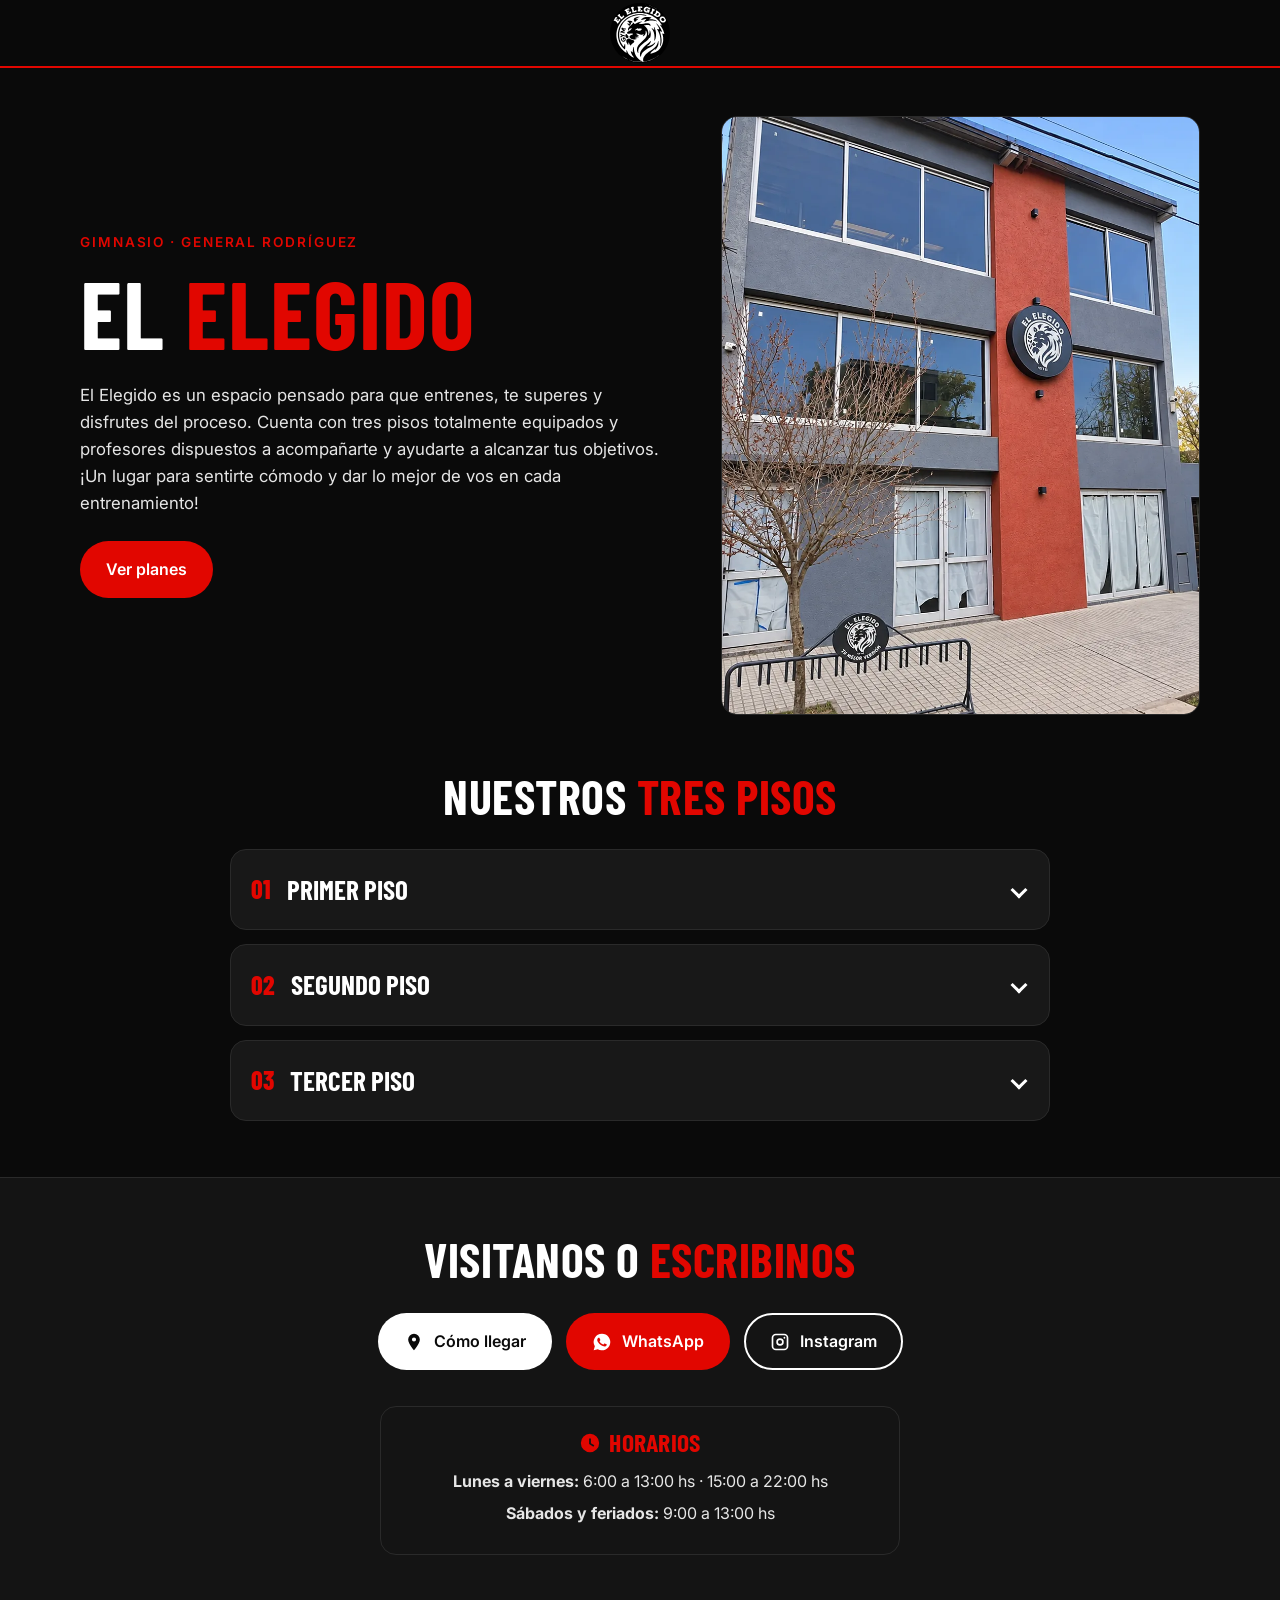
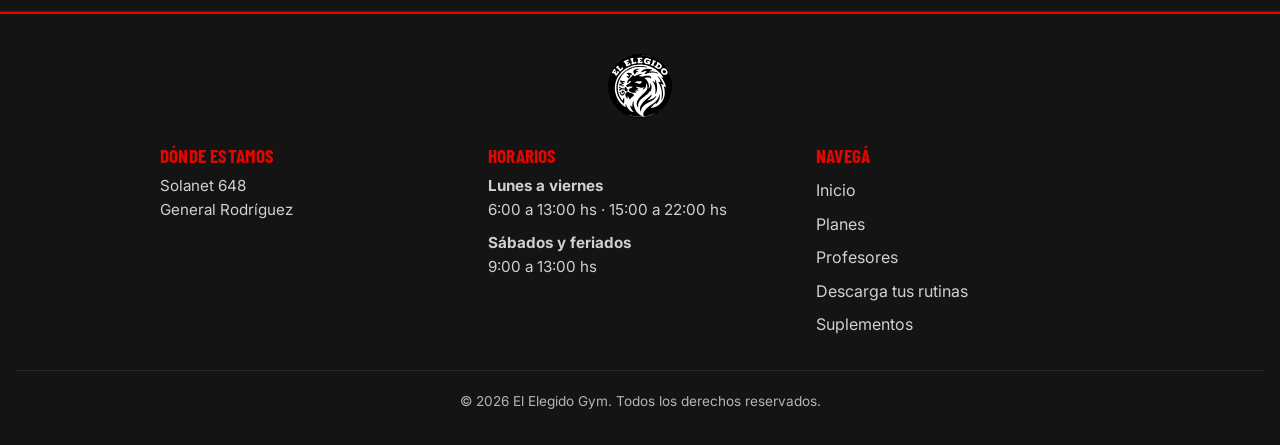
<file: index.html>
<!DOCTYPE html>
<html lang="es">
<head>
  <meta charset="UTF-8">
  <meta name="viewport" content="width=device-width, initial-scale=1">
  <title>El Elegido Gym | Gimnasio en General Rodríguez</title>
  <meta name="description" content="El Elegido: gimnasio de tres pisos totalmente equipados en General Rodríguez, con profesores que te acompañan en cada entrenamiento.">
  <meta name="theme-color" content="#0a0a0a">
  <link rel="icon" type="image/svg+xml" href="assets/img/logo.svg">
  <link rel="preconnect" href="https://fonts.googleapis.com">
  <link rel="preconnect" href="https://fonts.gstatic.com" crossorigin>
  <link rel="stylesheet" href="https://fonts.googleapis.com/css2?family=Barlow+Condensed:wght@600;700;800&family=Inter:wght@400;500;600;700&display=swap">
  <link rel="stylesheet" href="style.css">
</head>
<body>

  <!-- ENCABEZADO (igual en todas las páginas) -->
  <header class="site-header">
    <button class="menu-btn" type="button" aria-label="Abrir menú" aria-expanded="false" aria-controls="menu">
      <span></span><span></span><span></span>
    </button>
    <a class="logo" href="index.html" aria-label="El Elegido Gym - Inicio">
      <img src="assets/img/logo.svg" alt="El Elegido Gym" width="150" height="150">
    </a>
    <span class="header-spacer" aria-hidden="true"></span>
  </header>

  <!-- MENÚ LATERAL -->
  <div class="menu-overlay" hidden></div>
  <nav class="menu" id="menu" aria-label="Navegación principal" aria-hidden="true">
    <button class="menu-close" type="button" aria-label="Cerrar menú">&times;</button>
    <ul>
      <li><a href="planes.html">Planes</a></li>
      <li><a href="profesores.html">Profesores</a></li>
      <li><a href="rutinas.html">Descarga tus rutinas</a></li>
      <li class="menu-divider" aria-hidden="true"><span>Shop</span></li>
      <li><a href="suplementos.html">Suplementos</a></li>
    </ul>
  </nav>

  <main>
    <section class="hero">
      <div class="hero-text">
        <p class="eyebrow">Gimnasio · General Rodríguez</p>
        <h1>El <em>Elegido</em></h1>
        <p class="lead">El Elegido es un espacio pensado para que entrenes, te superes y disfrutes del proceso. Cuenta con tres pisos totalmente equipados y profesores dispuestos a acompañarte y ayudarte a alcanzar tus objetivos. ¡Un lugar para sentirte cómodo y dar lo mejor de vos en cada entrenamiento!</p>
        <a class="btn btn-red" href="planes.html">Ver planes</a>
      </div>
      <div class="hero-img">
        <img src="assets/img/gimnasio.webp" alt="Frente del gimnasio El Elegido" width="941" height="1672" fetchpriority="high">
      </div>
    </section>

    <section class="section container">
      <h2 class="section-title">Nuestros <em>tres pisos</em></h2>
      <div class="floors">
      <details class="floor">
        <summary><span class="floor-num">01</span><span class="floor-title">Primer piso</span><span class="chev" aria-hidden="true"></span></summary>
        <div class="floor-body">
          <img src="assets/img/piso-1.webp" alt="Primer piso del gimnasio El Elegido" width="1000" height="1000" loading="lazy">
          <p>Un espacio equipado con máquinas y mancuernas para trabajar y fortalecer todo el tren superior, adaptando cada ejercicio a tus objetivos.</p>
        </div>
      </details>
      <details class="floor">
        <summary><span class="floor-num">02</span><span class="floor-title">Segundo piso</span><span class="chev" aria-hidden="true"></span></summary>
        <div class="floor-body">
          <img src="assets/img/piso-2.webp" alt="Segundo piso del gimnasio El Elegido" width="1000" height="1000" loading="lazy">
          <p>Encontrá todo lo necesario para entrenar piernas y glúteos, con máquinas especializadas y caminadoras para complementar tu rutina.</p>
        </div>
      </details>
      <details class="floor">
        <summary><span class="floor-num">03</span><span class="floor-title">Tercer piso</span><span class="chev" aria-hidden="true"></span></summary>
        <div class="floor-body">
          <img src="assets/img/piso-3.webp" alt="Tercer piso del gimnasio El Elegido" width="1000" height="1000" loading="lazy">
          <p>Un espacio pensado para moverte, desafiarte y trabajar todo el cuerpo con ejercicios funcionales que mejoran tu fuerza, resistencia y coordinación.</p>
        </div>
      </details>
      </div>
    </section>

    <section class="section contact">
      <div class="container">
        <h2 class="section-title">Visitanos o <em>escribinos</em></h2>
        <div class="contact-btns">
          <a class="btn btn-light" href="https://www.google.com/maps/place/EL+ELEGIDO+GYM/@-34.6060756,-58.9422525,36a,75y,356.55h,81.97t/data=!3m7!1e1!3m5!1sPQHpblQp_OcaXX8tyQhe2g!2e0!6shttps:%2F%2Fstreetviewpixels-pa.clients6.google.com%2Fv1%2Fthumbnail%3Fcb_client%3Dmaps_sv.tactile%26w%3D900%26h%3D600%26pitch%3D8.030576214367485%26panoid%3DPQHpblQp_OcaXX8tyQhe2g%26yaw%3D356.55327418929096!7i16384!8i8192!4m10!1m2!2m1!1sel+elegido!3m6!1s0x95bc8f3be15caf25:0x621863d53a441ecb!8m2!3d-34.605995!4d-58.9422737!15sCgplbCBlbGVnaWRvWgwiCmVsIGVsZWdpZG-SAQNneW2aASNDaFpEU1VoTk1HOW5TMFZKUTBGblNVTkdNbVpITTBobkVBReABAPoBBAgAEDE!16s%2Fg%2F11hdpytwwc?entry=ttu&g_ep=EgoyMDI2MTExMC4wIKXMDSoASAFQAw%3D%3D" target="_blank" rel="noopener noreferrer"><svg viewBox="0 0 24 24" aria-hidden="true"><path d="M12 2a7 7 0 0 0-7 7c0 5.200 7 13 7 13s7-7.800 7-13a7 7 0 0 0-7-7Zm0 9.500A2.500 2.500 0 1 1 14.500 9 2.500 2.500 0 0 1 12 11.500Z"/></svg>Cómo llegar</a>
          <a class="btn btn-wa" href="https://wa.me/5491135781169?text=Hola%21%20queria%20hacer%20una%20consulta" target="_blank" rel="noopener noreferrer"><svg viewBox="0 0 24 24" aria-hidden="true"><path d="M12 2a10 10 0 0 0-8.6 15.1L2 22l5-1.3A10 10 0 1 0 12 2Zm5.2 14.1c-.2.6-1.300 1.200-1.800 1.200-.5.1-1 .2-3.300-.7-2.800-1.100-4.600-4-4.700-4.200-.1-.2-1.100-1.500-1.100-2.800s.7-2 1-2.300c.2-.3.500-.3.700-.3h.5c.2 0 .4 0 .6.500l.8 1.900c.1.200.1.400 0 .5l-.4.600-.3.400c-.1.200-.3.300-.1.600.2.300.8 1.300 1.700 2.100 1.200 1 2.100 1.300 2.400 1.500.3.100.5.100.6-.1l.9-1.100c.2-.3.400-.2.700-.1l1.800.9c.3.100.5.200.5.300.1.200.1.700-.1 1.300Z"/></svg>WhatsApp</a>
          <a class="btn btn-ig" href="https://www.instagram.com/el.elegido.gym" target="_blank" rel="noopener noreferrer"><svg viewBox="0 0 24 24" aria-hidden="true"><path d="M7 2h10a5 5 0 0 1 5 5v10a5 5 0 0 1-5 5H7a5 5 0 0 1-5-5V7a5 5 0 0 1 5-5Zm0 2a3 3 0 0 0-3 3v10a3 3 0 0 0 3 3h10a3 3 0 0 0 3-3V7a3 3 0 0 0-3-3H7Zm5 3.500A4.500 4.500 0 1 1 7.500 12 4.500 4.500 0 0 1 12 7.500Zm0 2A2.500 2.500 0 1 0 14.500 12 2.500 2.500 0 0 0 12 9.500ZM17.300 5.800a1.100 1.100 0 1 1-1.100 1.100 1.100 1.100 0 0 1 1.100-1.100Z"/></svg>Instagram</a>
        </div>
        <div class="hours">
          <h3><svg viewBox="0 0 24 24" aria-hidden="true"><path d="M12 2a10 10 0 1 0 10 10A10 10 0 0 0 12 2Zm1 5v5.300l3.700 2.200-1 1.700L11 13V7h2Z"/></svg>Horarios</h3>
          <p><strong>Lunes a viernes:</strong> 6:00 a 13:00 hs · 15:00 a 22:00 hs</p>
          <p><strong>Sábados y feriados:</strong> 9:00 a 13:00 hs</p>
        </div>
      </div>
    </section>
  </main>

  <!-- PIE DE PÁGINA (igual en todas las páginas) -->
  <footer class="site-footer">
    <a class="footer-logo" href="index.html" aria-label="Inicio"><img src="assets/img/logo.svg" alt="" width="64" height="64" loading="lazy"></a>
    <div class="footer-grid">
      <div>
        <h3>Dónde estamos</h3>
        <p>Solanet 648<br>General Rodríguez</p>
      </div>
      <div>
        <h3>Horarios</h3>
        <p><strong>Lunes a viernes</strong><br>6:00 a 13:00 hs · 15:00 a 22:00 hs</p>
        <p><strong>Sábados y feriados</strong><br>9:00 a 13:00 hs</p>
      </div>
      <div>
        <h3>Navegá</h3>
        <ul class="footer-links">
          <li><a href="index.html">Inicio</a></li>
          <li><a href="planes.html">Planes</a></li>
          <li><a href="profesores.html">Profesores</a></li>
          <li><a href="rutinas.html">Descarga tus rutinas</a></li>
          <li><a href="suplementos.html">Suplementos</a></li>
        </ul>
      </div>
    </div>
    <p class="copy">&copy; <span data-year>2026</span> El Elegido Gym. Todos los derechos reservados.</p>
  </footer>

  <script src="script.js"></script>
</body>
</html>
</file>
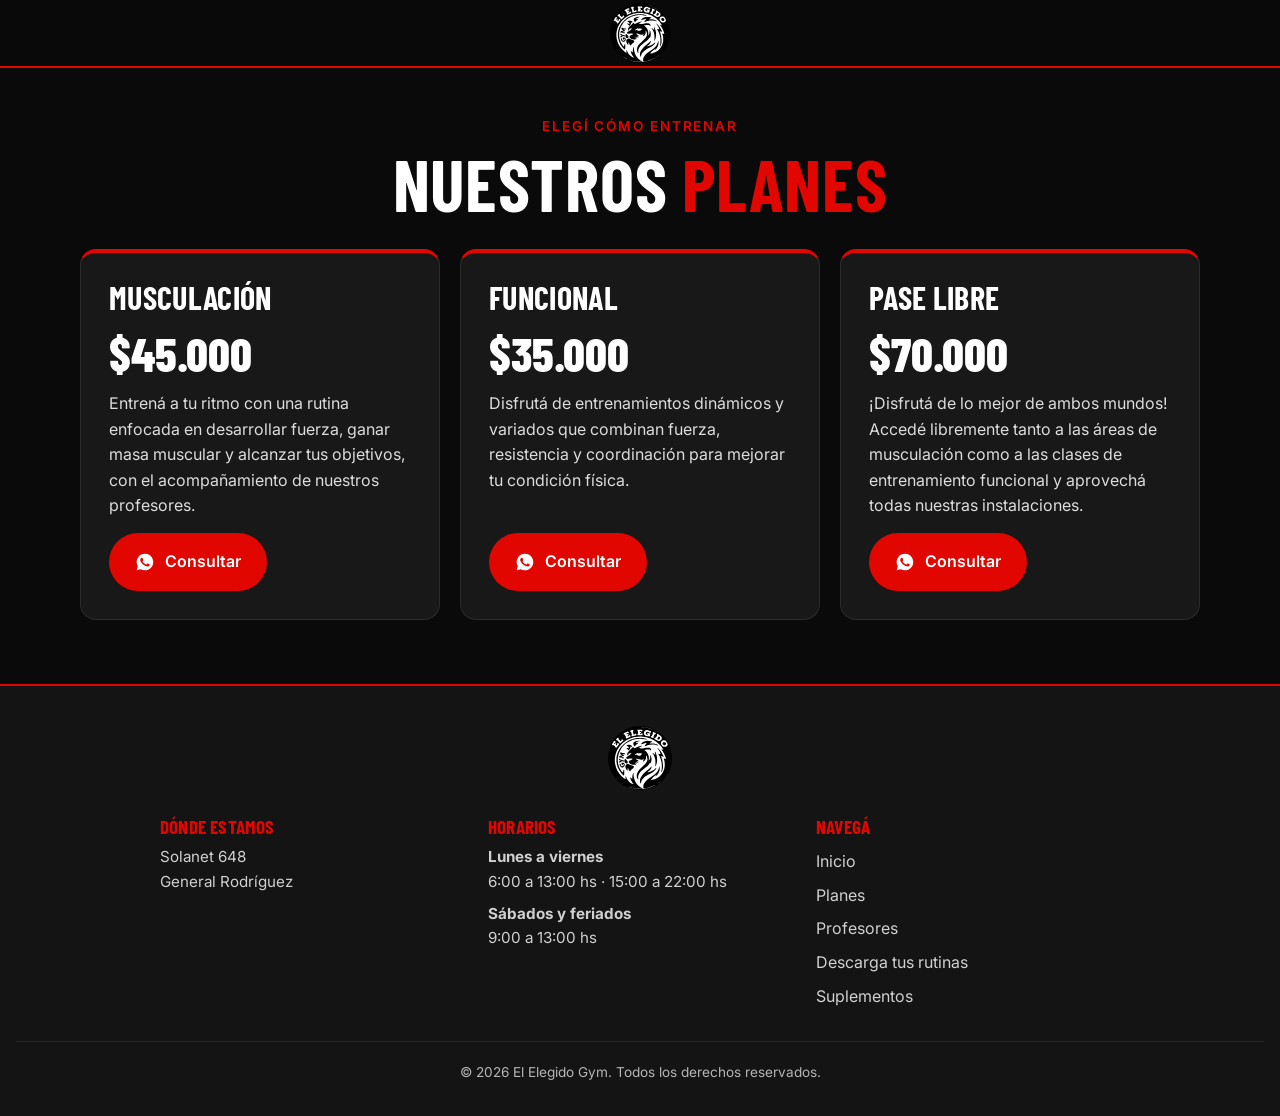
<file: planes.html>
<!DOCTYPE html>
<html lang="es">
<head>
  <meta charset="UTF-8">
  <meta name="viewport" content="width=device-width, initial-scale=1">
  <title>Planes | El Elegido Gym</title>
  <meta name="description" content="Planes de Musculación, Funcional y Pase libre en El Elegido Gym, General Rodríguez.">
  <meta name="theme-color" content="#0a0a0a">
  <link rel="icon" type="image/svg+xml" href="assets/img/logo.svg">
  <link rel="preconnect" href="https://fonts.googleapis.com">
  <link rel="preconnect" href="https://fonts.gstatic.com" crossorigin>
  <link rel="stylesheet" href="https://fonts.googleapis.com/css2?family=Barlow+Condensed:wght@600;700;800&family=Inter:wght@400;500;600;700&display=swap">
  <link rel="stylesheet" href="style.css">
</head>
<body>

  <!-- ENCABEZADO (igual en todas las páginas) -->
  <header class="site-header">
    <button class="menu-btn" type="button" aria-label="Abrir menú" aria-expanded="false" aria-controls="menu">
      <span></span><span></span><span></span>
    </button>
    <a class="logo" href="index.html" aria-label="El Elegido Gym - Inicio">
      <img src="assets/img/logo.svg" alt="El Elegido Gym" width="150" height="150">
    </a>
    <span class="header-spacer" aria-hidden="true"></span>
  </header>

  <!-- MENÚ LATERAL -->
  <div class="menu-overlay" hidden></div>
  <nav class="menu" id="menu" aria-label="Navegación principal" aria-hidden="true">
    <button class="menu-close" type="button" aria-label="Cerrar menú">&times;</button>
    <ul>
      <li><a href="planes.html" aria-current="page">Planes</a></li>
      <li><a href="profesores.html">Profesores</a></li>
      <li><a href="rutinas.html">Descarga tus rutinas</a></li>
      <li class="menu-divider" aria-hidden="true"><span>Shop</span></li>
      <li><a href="suplementos.html">Suplementos</a></li>
    </ul>
  </nav>

  <main>
    <section class="page-head">
      <p class="eyebrow">Elegí cómo entrenar</p>
      <h1>Nuestros <em>planes</em></h1>
    </section>
    <section class="container cards cards-3">
      <article class="card plan">
        <h2>Musculación</h2>
        <p class="price">$45.000</p>
        <p>Entrená a tu ritmo con una rutina enfocada en desarrollar fuerza, ganar masa muscular y alcanzar tus objetivos, con el acompañamiento de nuestros profesores.</p>
        <a class="btn btn-wa" href="https://wa.me/5491135781169?text=Hola%21%20queria%20consultar%20sobre%20el%20plan%20de%20musculacion" target="_blank" rel="noopener noreferrer"><svg viewBox="0 0 24 24" aria-hidden="true"><path d="M12 2a10 10 0 0 0-8.6 15.1L2 22l5-1.3A10 10 0 1 0 12 2Zm5.2 14.1c-.2.6-1.300 1.200-1.800 1.200-.5.1-1 .2-3.300-.7-2.800-1.100-4.600-4-4.700-4.200-.1-.2-1.100-1.500-1.100-2.800s.7-2 1-2.300c.2-.3.500-.3.700-.3h.5c.2 0 .4 0 .6.500l.8 1.900c.1.200.1.400 0 .5l-.4.600-.3.400c-.1.200-.3.300-.1.600.2.300.8 1.300 1.700 2.100 1.200 1 2.100 1.300 2.400 1.500.3.100.5.100.6-.1l.9-1.100c.2-.3.400-.2.700-.1l1.800.9c.3.100.5.200.5.300.1.200.1.700-.1 1.300Z"/></svg>Consultar</a>
      </article>
      <article class="card plan">
        <h2>Funcional</h2>
        <p class="price">$35.000</p>
        <p>Disfrutá de entrenamientos dinámicos y variados que combinan fuerza, resistencia y coordinación para mejorar tu condición física.</p>
        <a class="btn btn-wa" href="https://wa.me/5491135781169?text=Hola%21%20queria%20consultar%20sobre%20el%20plan%20de%20funcional" target="_blank" rel="noopener noreferrer"><svg viewBox="0 0 24 24" aria-hidden="true"><path d="M12 2a10 10 0 0 0-8.6 15.1L2 22l5-1.3A10 10 0 1 0 12 2Zm5.2 14.1c-.2.6-1.300 1.200-1.800 1.200-.5.1-1 .2-3.300-.7-2.800-1.100-4.600-4-4.700-4.200-.1-.2-1.100-1.500-1.100-2.800s.7-2 1-2.300c.2-.3.500-.3.700-.3h.5c.2 0 .4 0 .6.500l.8 1.900c.1.200.1.400 0 .5l-.4.600-.3.400c-.1.200-.3.300-.1.600.2.300.8 1.300 1.700 2.100 1.200 1 2.100 1.300 2.400 1.500.3.100.5.100.6-.1l.9-1.100c.2-.3.400-.2.700-.1l1.800.9c.3.100.5.200.5.300.1.200.1.700-.1 1.300Z"/></svg>Consultar</a>
      </article>
      <article class="card plan">
        <h2>Pase libre</h2>
        <p class="price">$70.000</p>
        <p>¡Disfrutá de lo mejor de ambos mundos! Accedé libremente tanto a las áreas de musculación como a las clases de entrenamiento funcional y aprovechá todas nuestras instalaciones.</p>
        <a class="btn btn-wa" href="https://wa.me/5491135781169?text=Hola%21%20queria%20consultar%20sobre%20el%20pase%20libre" target="_blank" rel="noopener noreferrer"><svg viewBox="0 0 24 24" aria-hidden="true"><path d="M12 2a10 10 0 0 0-8.6 15.1L2 22l5-1.3A10 10 0 1 0 12 2Zm5.2 14.1c-.2.6-1.300 1.200-1.800 1.200-.5.1-1 .2-3.300-.7-2.800-1.100-4.600-4-4.700-4.200-.1-.2-1.100-1.500-1.100-2.800s.7-2 1-2.300c.2-.3.500-.3.700-.3h.5c.2 0 .4 0 .6.500l.8 1.900c.1.200.1.400 0 .5l-.4.600-.3.400c-.1.200-.3.300-.1.600.2.300.8 1.300 1.700 2.100 1.200 1 2.100 1.300 2.400 1.500.3.100.5.100.6-.1l.9-1.100c.2-.3.400-.2.700-.1l1.800.9c.3.100.5.200.5.300.1.200.1.700-.1 1.300Z"/></svg>Consultar</a>
      </article>
    </section>
  </main>

  <!-- PIE DE PÁGINA (igual en todas las páginas) -->
  <footer class="site-footer">
    <a class="footer-logo" href="index.html" aria-label="Inicio"><img src="assets/img/logo.svg" alt="" width="64" height="64" loading="lazy"></a>
    <div class="footer-grid">
      <div>
        <h3>Dónde estamos</h3>
        <p>Solanet 648<br>General Rodríguez</p>
      </div>
      <div>
        <h3>Horarios</h3>
        <p><strong>Lunes a viernes</strong><br>6:00 a 13:00 hs · 15:00 a 22:00 hs</p>
        <p><strong>Sábados y feriados</strong><br>9:00 a 13:00 hs</p>
      </div>
      <div>
        <h3>Navegá</h3>
        <ul class="footer-links">
          <li><a href="index.html">Inicio</a></li>
          <li><a href="planes.html">Planes</a></li>
          <li><a href="profesores.html">Profesores</a></li>
          <li><a href="rutinas.html">Descarga tus rutinas</a></li>
          <li><a href="suplementos.html">Suplementos</a></li>
        </ul>
      </div>
    </div>
    <p class="copy">&copy; <span data-year>2026</span> El Elegido Gym. Todos los derechos reservados.</p>
  </footer>

  <script src="script.js"></script>
</body>
</html>
</file>
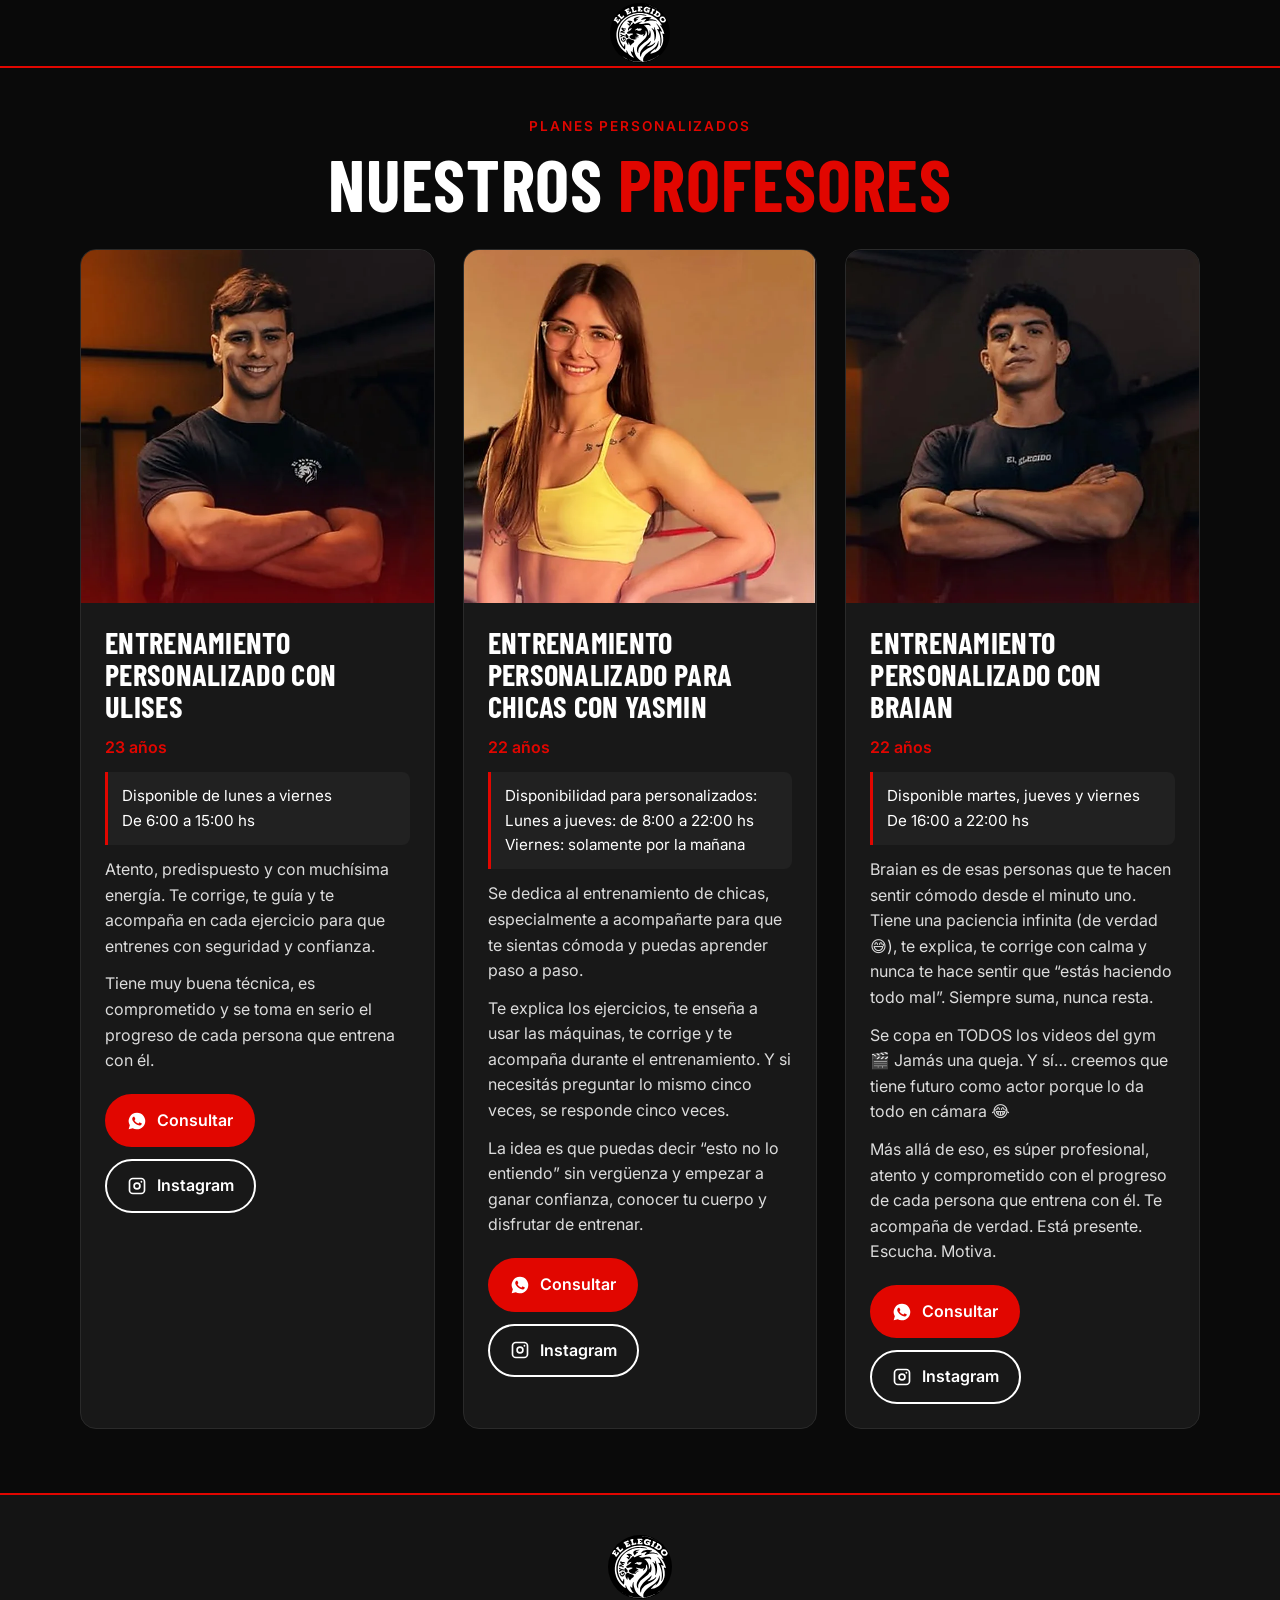
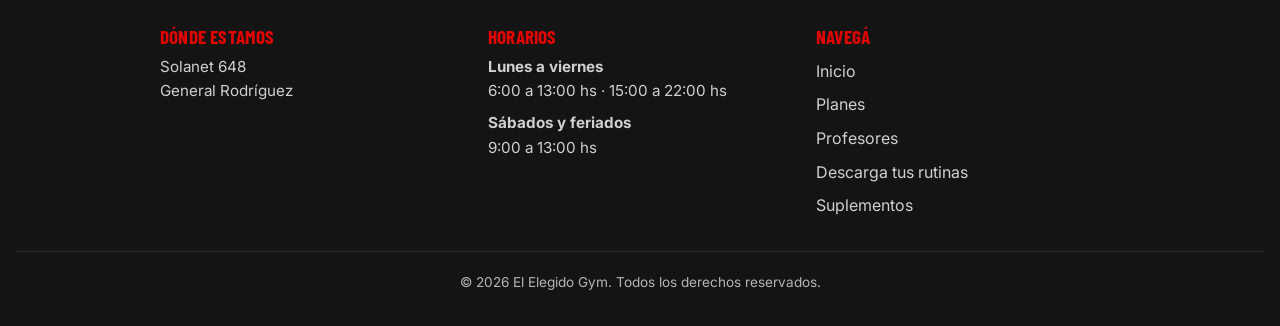
<file: profesores.html>
<!DOCTYPE html>
<html lang="es">
<head>
  <meta charset="UTF-8">
  <meta name="viewport" content="width=device-width, initial-scale=1">
  <title>Profesores | El Elegido Gym</title>
  <meta name="description" content="Conocé a los profesores de El Elegido Gym y consultá por entrenamientos personalizados.">
  <meta name="theme-color" content="#0a0a0a">
  <link rel="icon" type="image/svg+xml" href="assets/img/logo.svg">
  <link rel="preconnect" href="https://fonts.googleapis.com">
  <link rel="preconnect" href="https://fonts.gstatic.com" crossorigin>
  <link rel="stylesheet" href="https://fonts.googleapis.com/css2?family=Barlow+Condensed:wght@600;700;800&family=Inter:wght@400;500;600;700&display=swap">
  <link rel="stylesheet" href="style.css">
</head>
<body>

  <!-- ENCABEZADO (igual en todas las páginas) -->
  <header class="site-header">
    <button class="menu-btn" type="button" aria-label="Abrir menú" aria-expanded="false" aria-controls="menu">
      <span></span><span></span><span></span>
    </button>
    <a class="logo" href="index.html" aria-label="El Elegido Gym - Inicio">
      <img src="assets/img/logo.svg" alt="El Elegido Gym" width="150" height="150">
    </a>
    <span class="header-spacer" aria-hidden="true"></span>
  </header>

  <!-- MENÚ LATERAL -->
  <div class="menu-overlay" hidden></div>
  <nav class="menu" id="menu" aria-label="Navegación principal" aria-hidden="true">
    <button class="menu-close" type="button" aria-label="Cerrar menú">&times;</button>
    <ul>
      <li><a href="planes.html">Planes</a></li>
      <li><a href="profesores.html" aria-current="page">Profesores</a></li>
      <li><a href="rutinas.html">Descarga tus rutinas</a></li>
      <li class="menu-divider" aria-hidden="true"><span>Shop</span></li>
      <li><a href="suplementos.html">Suplementos</a></li>
    </ul>
  </nav>

  <main>
    <section class="page-head">
      <p class="eyebrow">Planes personalizados</p>
      <h1>Nuestros <em>profesores</em></h1>
    </section>
    <section class="container cards cards-prof">
      <article class="card prof">
        <img class="prof-img" src="assets/img/ulises.webp" alt="Foto de Ulises, profesor de El Elegido" width="640" height="640" loading="lazy">
        <div class="prof-body">
          <h2>Entrenamiento personalizado con Ulises</h2>
          <p class="age">23 años</p>
          <ul class="sched"><li>Disponible de lunes a viernes</li><li>De 6:00 a 15:00 hs</li></ul>
          <p>Atento, predispuesto y con muchísima energía. Te corrige, te guía y te acompaña en cada ejercicio para que entrenes con seguridad y confianza.</p><p>Tiene muy buena técnica, es comprometido y se toma en serio el progreso de cada persona que entrena con él.</p>
          <div class="btn-row">
            <a class="btn btn-wa" href="https://wa.me/5491154739628?text=Hola%20ulises%21%20queria%20consultarte%20acerca%20de%20tus%20clases%20personalizadas" target="_blank" rel="noopener noreferrer"><svg viewBox="0 0 24 24" aria-hidden="true"><path d="M12 2a10 10 0 0 0-8.6 15.1L2 22l5-1.3A10 10 0 1 0 12 2Zm5.2 14.1c-.2.6-1.300 1.200-1.800 1.200-.5.1-1 .2-3.300-.7-2.800-1.100-4.600-4-4.700-4.200-.1-.2-1.100-1.500-1.100-2.800s.7-2 1-2.300c.2-.3.500-.3.700-.3h.5c.2 0 .4 0 .6.500l.8 1.900c.1.200.1.400 0 .5l-.4.600-.3.400c-.1.200-.3.300-.1.600.2.300.8 1.300 1.700 2.100 1.200 1 2.100 1.300 2.400 1.500.3.100.5.100.6-.1l.9-1.100c.2-.3.400-.2.700-.1l1.800.9c.3.100.5.200.5.300.1.200.1.700-.1 1.300Z"/></svg>Consultar</a>
            <a class="btn btn-ig" href="https://www.instagram.com/ulices_hepnar" target="_blank" rel="noopener noreferrer"><svg viewBox="0 0 24 24" aria-hidden="true"><path d="M7 2h10a5 5 0 0 1 5 5v10a5 5 0 0 1-5 5H7a5 5 0 0 1-5-5V7a5 5 0 0 1 5-5Zm0 2a3 3 0 0 0-3 3v10a3 3 0 0 0 3 3h10a3 3 0 0 0 3-3V7a3 3 0 0 0-3-3H7Zm5 3.500A4.500 4.500 0 1 1 7.500 12 4.500 4.500 0 0 1 12 7.500Zm0 2A2.500 2.500 0 1 0 14.500 12 2.500 2.500 0 0 0 12 9.500ZM17.300 5.800a1.100 1.100 0 1 1-1.100 1.100 1.100 1.100 0 0 1 1.100-1.100Z"/></svg>Instagram</a>
          </div>
        </div>
      </article>
      <article class="card prof">
        <img class="prof-img" src="assets/img/yasmin.webp" alt="Foto de Yasmin, profesor de El Elegido" width="640" height="674" loading="lazy">
        <div class="prof-body">
          <h2>Entrenamiento personalizado para chicas con Yasmin</h2>
          <p class="age">22 años</p>
          <ul class="sched"><li>Disponibilidad para personalizados:</li><li>Lunes a jueves: de 8:00 a 22:00 hs</li><li>Viernes: solamente por la mañana</li></ul>
          <p>Se dedica al entrenamiento de chicas, especialmente a acompañarte para que te sientas cómoda y puedas aprender paso a paso.</p><p>Te explica los ejercicios, te enseña a usar las máquinas, te corrige y te acompaña durante el entrenamiento. Y si necesitás preguntar lo mismo cinco veces, se responde cinco veces.</p><p>La idea es que puedas decir “esto no lo entiendo” sin vergüenza y empezar a ganar confianza, conocer tu cuerpo y disfrutar de entrenar.</p>
          <div class="btn-row">
            <a class="btn btn-wa" href="https://wa.me/5491130577205?text=Hola%20yasmin%21%20queria%20consultarte%20acerca%20de%20tus%20clases%20personalizadas" target="_blank" rel="noopener noreferrer"><svg viewBox="0 0 24 24" aria-hidden="true"><path d="M12 2a10 10 0 0 0-8.6 15.1L2 22l5-1.3A10 10 0 1 0 12 2Zm5.2 14.1c-.2.6-1.300 1.200-1.800 1.200-.5.1-1 .2-3.300-.7-2.800-1.100-4.600-4-4.700-4.200-.1-.2-1.100-1.500-1.100-2.800s.7-2 1-2.300c.2-.3.500-.3.700-.3h.5c.2 0 .4 0 .6.500l.8 1.900c.1.200.1.400 0 .5l-.4.600-.3.400c-.1.200-.3.300-.1.600.2.300.8 1.300 1.700 2.100 1.200 1 2.100 1.300 2.400 1.500.3.100.5.100.6-.1l.9-1.100c.2-.3.400-.2.700-.1l1.800.9c.3.100.5.200.5.300.1.200.1.700-.1 1.300Z"/></svg>Consultar</a>
            <a class="btn btn-ig" href="https://www.instagram.com/yasbarbeito" target="_blank" rel="noopener noreferrer"><svg viewBox="0 0 24 24" aria-hidden="true"><path d="M7 2h10a5 5 0 0 1 5 5v10a5 5 0 0 1-5 5H7a5 5 0 0 1-5-5V7a5 5 0 0 1 5-5Zm0 2a3 3 0 0 0-3 3v10a3 3 0 0 0 3 3h10a3 3 0 0 0 3-3V7a3 3 0 0 0-3-3H7Zm5 3.500A4.500 4.500 0 1 1 7.500 12 4.500 4.500 0 0 1 12 7.500Zm0 2A2.500 2.500 0 1 0 14.500 12 2.500 2.500 0 0 0 12 9.500ZM17.300 5.800a1.100 1.100 0 1 1-1.100 1.100 1.100 1.100 0 0 1 1.100-1.100Z"/></svg>Instagram</a>
          </div>
        </div>
      </article>
      <article class="card prof">
        <img class="prof-img" src="assets/img/braian.webp" alt="Foto de Braian, profesor de El Elegido" width="640" height="640" loading="lazy">
        <div class="prof-body">
          <h2>Entrenamiento personalizado con Braian</h2>
          <p class="age">22 años</p>
          <ul class="sched"><li>Disponible martes, jueves y viernes</li><li>De 16:00 a 22:00 hs</li></ul>
          <p>Braian es de esas personas que te hacen sentir cómodo desde el minuto uno. Tiene una paciencia infinita (de verdad 😅), te explica, te corrige con calma y nunca te hace sentir que “estás haciendo todo mal”. Siempre suma, nunca resta.</p><p>Se copa en TODOS los videos del gym 🎬 Jamás una queja. Y sí… creemos que tiene futuro como actor porque lo da todo en cámara 😂</p><p>Más allá de eso, es súper profesional, atento y comprometido con el progreso de cada persona que entrena con él. Te acompaña de verdad. Está presente. Escucha. Motiva.</p>
          <div class="btn-row">
            <a class="btn btn-wa" href="https://wa.me/5491124703001?text=Hola%20Braian%21%20queria%20consultarte%20acerca%20de%20tus%20clases%20personalizadas" target="_blank" rel="noopener noreferrer"><svg viewBox="0 0 24 24" aria-hidden="true"><path d="M12 2a10 10 0 0 0-8.6 15.1L2 22l5-1.3A10 10 0 1 0 12 2Zm5.2 14.1c-.2.6-1.300 1.200-1.800 1.200-.5.1-1 .2-3.300-.7-2.800-1.100-4.600-4-4.700-4.200-.1-.2-1.100-1.500-1.100-2.800s.7-2 1-2.300c.2-.3.500-.3.700-.3h.5c.2 0 .4 0 .6.500l.8 1.900c.1.200.1.400 0 .5l-.4.600-.3.400c-.1.200-.3.300-.1.600.2.300.8 1.300 1.700 2.100 1.200 1 2.100 1.300 2.400 1.500.3.100.5.100.6-.1l.9-1.100c.2-.3.400-.2.700-.1l1.800.9c.3.100.5.200.5.300.1.200.1.700-.1 1.300Z"/></svg>Consultar</a>
            <a class="btn btn-ig" href="https://www.instagram.com/braian_holzmaister" target="_blank" rel="noopener noreferrer"><svg viewBox="0 0 24 24" aria-hidden="true"><path d="M7 2h10a5 5 0 0 1 5 5v10a5 5 0 0 1-5 5H7a5 5 0 0 1-5-5V7a5 5 0 0 1 5-5Zm0 2a3 3 0 0 0-3 3v10a3 3 0 0 0 3 3h10a3 3 0 0 0 3-3V7a3 3 0 0 0-3-3H7Zm5 3.500A4.500 4.500 0 1 1 7.500 12 4.500 4.500 0 0 1 12 7.500Zm0 2A2.500 2.500 0 1 0 14.500 12 2.500 2.500 0 0 0 12 9.500ZM17.300 5.800a1.100 1.100 0 1 1-1.100 1.100 1.100 1.100 0 0 1 1.100-1.100Z"/></svg>Instagram</a>
          </div>
        </div>
      </article>
    </section>
  </main>

  <!-- PIE DE PÁGINA (igual en todas las páginas) -->
  <footer class="site-footer">
    <a class="footer-logo" href="index.html" aria-label="Inicio"><img src="assets/img/logo.svg" alt="" width="64" height="64" loading="lazy"></a>
    <div class="footer-grid">
      <div>
        <h3>Dónde estamos</h3>
        <p>Solanet 648<br>General Rodríguez</p>
      </div>
      <div>
        <h3>Horarios</h3>
        <p><strong>Lunes a viernes</strong><br>6:00 a 13:00 hs · 15:00 a 22:00 hs</p>
        <p><strong>Sábados y feriados</strong><br>9:00 a 13:00 hs</p>
      </div>
      <div>
        <h3>Navegá</h3>
        <ul class="footer-links">
          <li><a href="index.html">Inicio</a></li>
          <li><a href="planes.html">Planes</a></li>
          <li><a href="profesores.html">Profesores</a></li>
          <li><a href="rutinas.html">Descarga tus rutinas</a></li>
          <li><a href="suplementos.html">Suplementos</a></li>
        </ul>
      </div>
    </div>
    <p class="copy">&copy; <span data-year>2026</span> El Elegido Gym. Todos los derechos reservados.</p>
  </footer>

  <script src="script.js"></script>
</body>
</html>
</file>
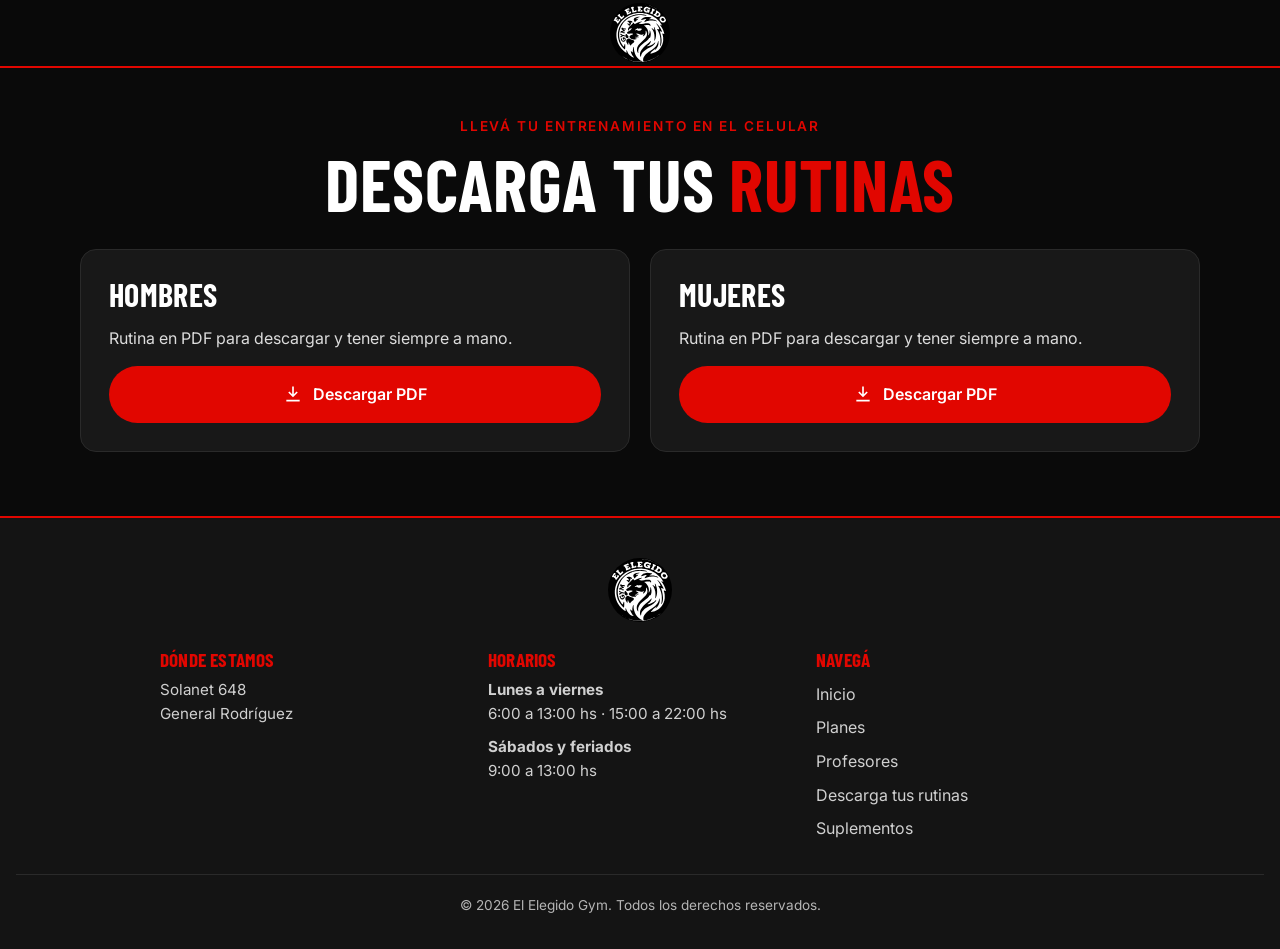
<file: rutinas.html>
<!DOCTYPE html>
<html lang="es">
<head>
  <meta charset="UTF-8">
  <meta name="viewport" content="width=device-width, initial-scale=1">
  <title>Descarga tus rutinas | El Elegido Gym</title>
  <meta name="description" content="Descargá las rutinas de entrenamiento en PDF para hombres y mujeres de El Elegido Gym.">
  <meta name="theme-color" content="#0a0a0a">
  <link rel="icon" type="image/svg+xml" href="assets/img/logo.svg">
  <link rel="preconnect" href="https://fonts.googleapis.com">
  <link rel="preconnect" href="https://fonts.gstatic.com" crossorigin>
  <link rel="stylesheet" href="https://fonts.googleapis.com/css2?family=Barlow+Condensed:wght@600;700;800&family=Inter:wght@400;500;600;700&display=swap">
  <link rel="stylesheet" href="style.css">
</head>
<body>

  <!-- ENCABEZADO (igual en todas las páginas) -->
  <header class="site-header">
    <button class="menu-btn" type="button" aria-label="Abrir menú" aria-expanded="false" aria-controls="menu">
      <span></span><span></span><span></span>
    </button>
    <a class="logo" href="index.html" aria-label="El Elegido Gym - Inicio">
      <img src="assets/img/logo.svg" alt="El Elegido Gym" width="150" height="150">
    </a>
    <span class="header-spacer" aria-hidden="true"></span>
  </header>

  <!-- MENÚ LATERAL -->
  <div class="menu-overlay" hidden></div>
  <nav class="menu" id="menu" aria-label="Navegación principal" aria-hidden="true">
    <button class="menu-close" type="button" aria-label="Cerrar menú">&times;</button>
    <ul>
      <li><a href="planes.html">Planes</a></li>
      <li><a href="profesores.html">Profesores</a></li>
      <li><a href="rutinas.html" aria-current="page">Descarga tus rutinas</a></li>
      <li class="menu-divider" aria-hidden="true"><span>Shop</span></li>
      <li><a href="suplementos.html">Suplementos</a></li>
    </ul>
  </nav>

  <main>
    <section class="page-head">
      <p class="eyebrow">Llevá tu entrenamiento en el celular</p>
      <h1>Descarga tus <em>rutinas</em></h1>
    </section>
    <section class="container cards cards-2">
      <article class="card routine">
        <h2>Hombres</h2>
        <p>Rutina en PDF para descargar y tener siempre a mano.</p>
        <a class="btn btn-red" href="assets/pdf/rutina-hombre.pdf" download="Rutina-Hombre-El-Elegido.pdf"><svg viewBox="0 0 24 24" aria-hidden="true"><path d="M11 3h2v9.200l3.300-3.300 1.400 1.400L12 16l-5.700-5.700 1.400-1.400L11 12.200V3ZM4 19h16v2H4v-2Z"/></svg>Descargar PDF</a>
      </article>
      <article class="card routine">
        <h2>Mujeres</h2>
        <p>Rutina en PDF para descargar y tener siempre a mano.</p>
        <a class="btn btn-red" href="assets/pdf/rutina-mujer.pdf" download="Rutina-Mujer-El-Elegido.pdf"><svg viewBox="0 0 24 24" aria-hidden="true"><path d="M11 3h2v9.200l3.300-3.300 1.400 1.400L12 16l-5.700-5.700 1.400-1.400L11 12.200V3ZM4 19h16v2H4v-2Z"/></svg>Descargar PDF</a>
      </article>
    </section>
  </main>

  <!-- PIE DE PÁGINA (igual en todas las páginas) -->
  <footer class="site-footer">
    <a class="footer-logo" href="index.html" aria-label="Inicio"><img src="assets/img/logo.svg" alt="" width="64" height="64" loading="lazy"></a>
    <div class="footer-grid">
      <div>
        <h3>Dónde estamos</h3>
        <p>Solanet 648<br>General Rodríguez</p>
      </div>
      <div>
        <h3>Horarios</h3>
        <p><strong>Lunes a viernes</strong><br>6:00 a 13:00 hs · 15:00 a 22:00 hs</p>
        <p><strong>Sábados y feriados</strong><br>9:00 a 13:00 hs</p>
      </div>
      <div>
        <h3>Navegá</h3>
        <ul class="footer-links">
          <li><a href="index.html">Inicio</a></li>
          <li><a href="planes.html">Planes</a></li>
          <li><a href="profesores.html">Profesores</a></li>
          <li><a href="rutinas.html">Descarga tus rutinas</a></li>
          <li><a href="suplementos.html">Suplementos</a></li>
        </ul>
      </div>
    </div>
    <p class="copy">&copy; <span data-year>2026</span> El Elegido Gym. Todos los derechos reservados.</p>
  </footer>

  <script src="script.js"></script>
</body>
</html>
</file>
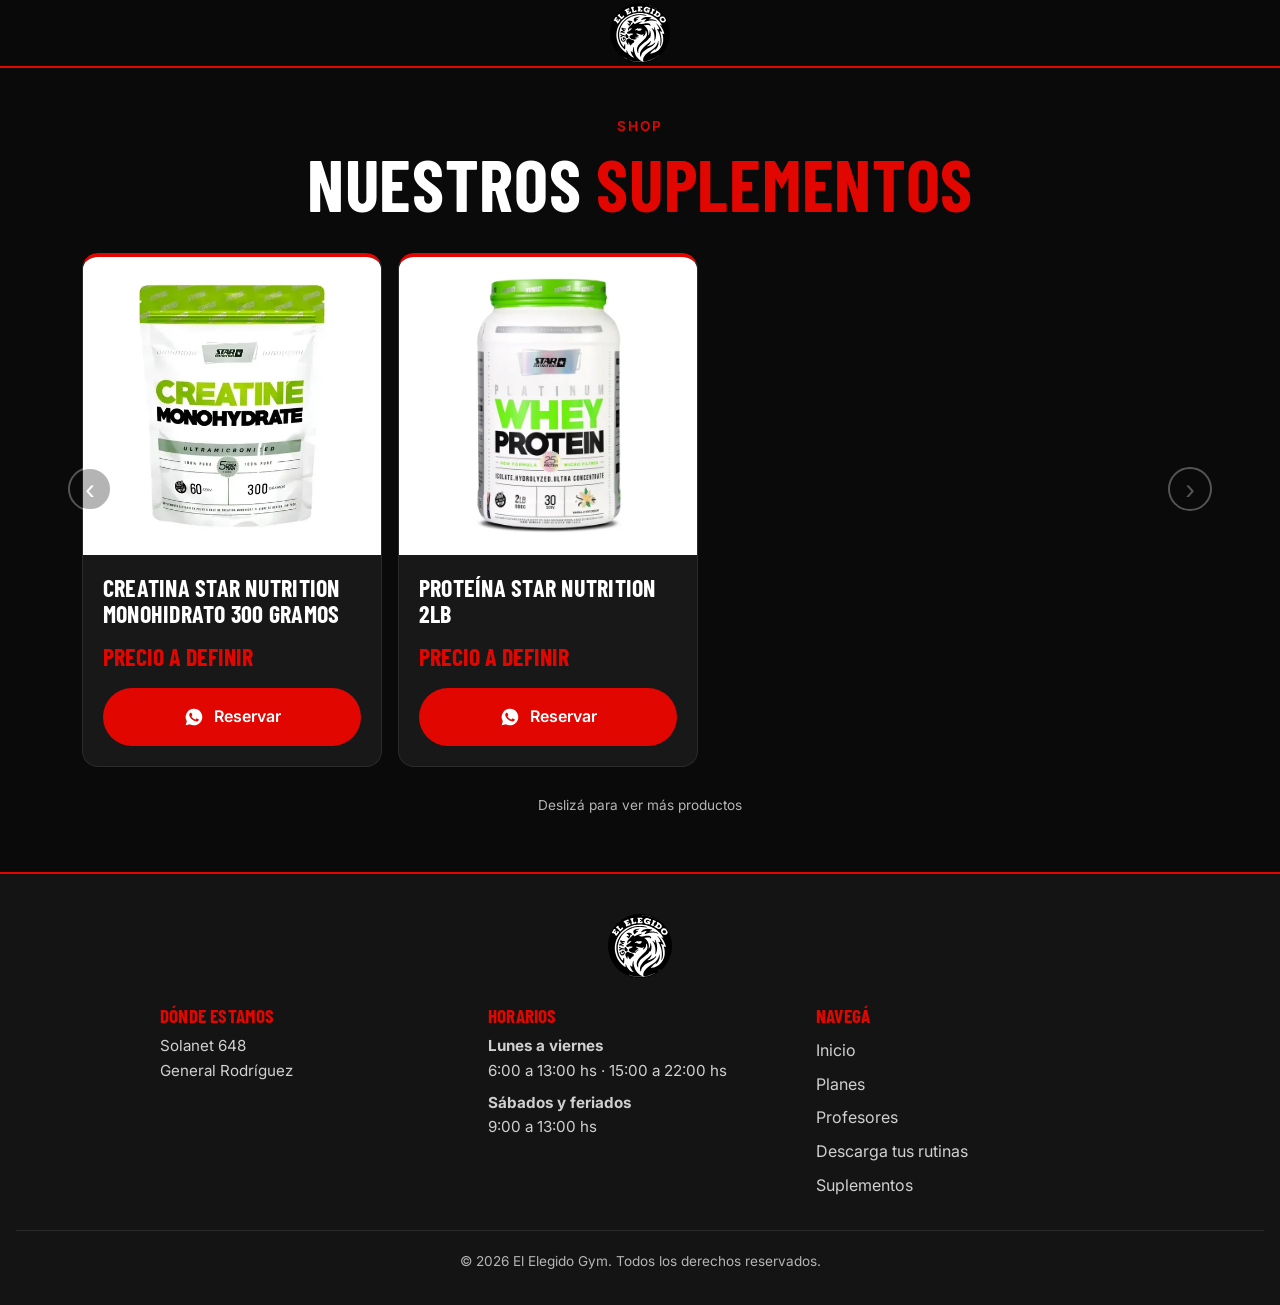
<file: suplementos.html>
<!DOCTYPE html>
<html lang="es">
<head>
  <meta charset="UTF-8">
  <meta name="viewport" content="width=device-width, initial-scale=1">
  <title>Suplementos | El Elegido Gym</title>
  <meta name="description" content="Catálogo de suplementos de El Elegido Gym. Reservá el tuyo por WhatsApp.">
  <meta name="theme-color" content="#0a0a0a">
  <link rel="icon" type="image/svg+xml" href="assets/img/logo.svg">
  <link rel="preconnect" href="https://fonts.googleapis.com">
  <link rel="preconnect" href="https://fonts.gstatic.com" crossorigin>
  <link rel="stylesheet" href="https://fonts.googleapis.com/css2?family=Barlow+Condensed:wght@600;700;800&family=Inter:wght@400;500;600;700&display=swap">
  <link rel="stylesheet" href="style.css">
</head>
<body>

  <!-- ENCABEZADO (igual en todas las páginas) -->
  <header class="site-header">
    <button class="menu-btn" type="button" aria-label="Abrir menú" aria-expanded="false" aria-controls="menu">
      <span></span><span></span><span></span>
    </button>
    <a class="logo" href="index.html" aria-label="El Elegido Gym - Inicio">
      <img src="assets/img/logo.svg" alt="El Elegido Gym" width="150" height="150">
    </a>
    <span class="header-spacer" aria-hidden="true"></span>
  </header>

  <!-- MENÚ LATERAL -->
  <div class="menu-overlay" hidden></div>
  <nav class="menu" id="menu" aria-label="Navegación principal" aria-hidden="true">
    <button class="menu-close" type="button" aria-label="Cerrar menú">&times;</button>
    <ul>
      <li><a href="planes.html">Planes</a></li>
      <li><a href="profesores.html">Profesores</a></li>
      <li><a href="rutinas.html">Descarga tus rutinas</a></li>
      <li class="menu-divider" aria-hidden="true"><span>Shop</span></li>
      <li><a href="suplementos.html" aria-current="page">Suplementos</a></li>
    </ul>
  </nav>

  <main>
    <section class="page-head">
      <p class="eyebrow">Shop</p>
      <h1>Nuestros <em>suplementos</em></h1>
    </section>
    <section class="container catalog" aria-label="Catálogo de suplementos">
      <button class="cat-btn cat-prev" type="button" aria-label="Anterior" disabled>&#8249;</button>
      <div class="catalog-track" tabindex="0">
        <article class="product">
          <div class="product-img"><img src="assets/img/creatina.webp" alt="Creatina Star Nutrition monohidrato 300 gramos" width="382" height="500" loading="lazy"></div>
          <div class="product-body">
            <h2>Creatina Star Nutrition monohidrato 300 gramos</h2>
            <p class="product-price">Precio a definir</p>
            <a class="btn btn-wa" href="https://wa.me/5491135781169?text=Hola%21%20queria%20reservar%20una%20Creatina%20star%20nutrition%20monohidrato%20300%20gramos" target="_blank" rel="noopener noreferrer"><svg viewBox="0 0 24 24" aria-hidden="true"><path d="M12 2a10 10 0 0 0-8.6 15.1L2 22l5-1.3A10 10 0 1 0 12 2Zm5.2 14.1c-.2.6-1.300 1.200-1.800 1.200-.5.1-1 .2-3.300-.7-2.800-1.100-4.600-4-4.700-4.200-.1-.2-1.100-1.500-1.100-2.800s.7-2 1-2.300c.2-.3.500-.3.700-.3h.5c.2 0 .4 0 .6.500l.8 1.900c.1.200.1.400 0 .5l-.4.600-.3.400c-.1.200-.3.300-.1.600.2.300.8 1.300 1.700 2.100 1.200 1 2.100 1.300 2.400 1.500.3.100.5.100.6-.1l.9-1.100c.2-.3.400-.2.700-.1l1.800.9c.3.100.5.200.5.300.1.200.1.700-.1 1.300Z"/></svg>Reservar</a>
          </div>
        </article>
        <article class="product">
          <div class="product-img"><img src="assets/img/proteina.webp" alt="Proteína Star Nutrition 2lb" width="640" height="640" loading="lazy"></div>
          <div class="product-body">
            <h2>Proteína Star Nutrition 2lb</h2>
            <p class="product-price">Precio a definir</p>
            <a class="btn btn-wa" href="https://wa.me/5491135781169?text=Hola%21%20queria%20reservar%20una%20Proteina%20Star%20nutrition%20de%202lb" target="_blank" rel="noopener noreferrer"><svg viewBox="0 0 24 24" aria-hidden="true"><path d="M12 2a10 10 0 0 0-8.6 15.1L2 22l5-1.3A10 10 0 1 0 12 2Zm5.2 14.1c-.2.6-1.300 1.200-1.800 1.200-.5.1-1 .2-3.300-.7-2.800-1.100-4.600-4-4.700-4.200-.1-.2-1.100-1.500-1.100-2.800s.7-2 1-2.300c.2-.3.500-.3.700-.3h.5c.2 0 .4 0 .6.500l.8 1.900c.1.200.1.400 0 .5l-.4.600-.3.400c-.1.200-.3.300-.1.600.2.300.8 1.300 1.700 2.100 1.200 1 2.100 1.300 2.400 1.500.3.100.5.100.6-.1l.9-1.100c.2-.3.400-.2.700-.1l1.800.9c.3.100.5.200.5.300.1.200.1.700-.1 1.300Z"/></svg>Reservar</a>
          </div>
        </article>
      </div>
      <button class="cat-btn cat-next" type="button" aria-label="Siguiente">&#8250;</button>
    </section>
    <p class="swipe-hint container">Deslizá para ver más productos</p>
  </main>

  <!-- PIE DE PÁGINA (igual en todas las páginas) -->
  <footer class="site-footer">
    <a class="footer-logo" href="index.html" aria-label="Inicio"><img src="assets/img/logo.svg" alt="" width="64" height="64" loading="lazy"></a>
    <div class="footer-grid">
      <div>
        <h3>Dónde estamos</h3>
        <p>Solanet 648<br>General Rodríguez</p>
      </div>
      <div>
        <h3>Horarios</h3>
        <p><strong>Lunes a viernes</strong><br>6:00 a 13:00 hs · 15:00 a 22:00 hs</p>
        <p><strong>Sábados y feriados</strong><br>9:00 a 13:00 hs</p>
      </div>
      <div>
        <h3>Navegá</h3>
        <ul class="footer-links">
          <li><a href="index.html">Inicio</a></li>
          <li><a href="planes.html">Planes</a></li>
          <li><a href="profesores.html">Profesores</a></li>
          <li><a href="rutinas.html">Descarga tus rutinas</a></li>
          <li><a href="suplementos.html">Suplementos</a></li>
        </ul>
      </div>
    </div>
    <p class="copy">&copy; <span data-year>2026</span> El Elegido Gym. Todos los derechos reservados.</p>
  </footer>

  <script src="script.js"></script>
</body>
</html>
</file>
<file: style.css>
/* ==========================================================
   EL ELEGIDO GYM — estilos compartidos por todas las páginas
   Para cambiar la paleta, editá las variables de :root.
   ========================================================== */
:root{
  --black:#0a0a0a;
  --ink:#141414;
  --card:#181818;
  --line:#2a2a2a;
  --red:#e10600;
  --red-dark:#b30500;
  --white:#fff;
  --muted:#b5b5b5;
  --radius:16px;
  --header-h:68px;
  --font-head:"Barlow Condensed","Arial Narrow",Impact,sans-serif;
  --font-body:"Inter",system-ui,-apple-system,"Segoe UI",Roboto,sans-serif;
}
*,*::before,*::after{box-sizing:border-box}
html{scroll-behavior:smooth}
body{margin:0;background:var(--black);color:var(--white);font-family:var(--font-body);line-height:1.6;-webkit-font-smoothing:antialiased}
body.no-scroll{overflow:hidden}
img{max-width:100%;height:auto;display:block}
a{color:inherit}
em{font-style:normal;color:var(--red)}
.container{width:min(1120px,100% - 32px);margin-inline:auto}

/* ---------- Encabezado ---------- */
.site-header{position:sticky;top:0;z-index:50;height:var(--header-h);display:grid;grid-template-columns:1fr auto 1fr;align-items:center;padding:0 16px;background:rgba(10,10,10,.92);backdrop-filter:blur(8px);border-bottom:2px solid var(--red)}
.logo img{width:56px;height:56px}
.menu-btn{justify-self:start;width:44px;height:44px;border:0;background:transparent;cursor:pointer;display:flex;flex-direction:column;justify-content:center;gap:6px;padding:10px;border-radius:10px}
.menu-btn span{display:block;height:3px;background:var(--white);border-radius:2px;transition:background .2s}
.menu-btn:hover span{background:var(--red)}
.menu-btn:focus-visible,.menu-close:focus-visible,.btn:focus-visible,summary:focus-visible,.menu a:focus-visible{outline:3px solid var(--red);outline-offset:3px}

/* ---------- Menú lateral ---------- */
.menu-overlay{position:fixed;inset:0;z-index:60;background:rgba(0,0,0,.65)}
.menu-overlay[hidden]{display:none}
.menu{position:fixed;top:0;left:0;bottom:0;z-index:70;width:min(320px,86vw);background:var(--ink);border-right:2px solid var(--red);padding:72px 24px 24px;transform:translateX(-100%);visibility:hidden;transition:transform .3s ease,visibility .3s}
.menu.open{transform:none;visibility:visible}
.menu ul{list-style:none;margin:0;padding:0}
.menu a{display:block;padding:16px 8px;text-decoration:none;font-family:var(--font-head);font-weight:700;font-size:1.7rem;text-transform:uppercase;letter-spacing:.02em;border-bottom:1px solid var(--line);transition:color .2s,padding .2s}
.menu a:hover,.menu a[aria-current="page"]{color:var(--red);padding-left:16px}
.menu-close{position:absolute;top:12px;left:16px;width:44px;height:44px;border:0;background:transparent;color:var(--white);font-size:2.2rem;line-height:1;cursor:pointer}

/* ---------- Tipografía y botones ---------- */
h1,h2,h3{font-family:var(--font-head);text-transform:uppercase;line-height:1.05;margin:0 0 .5em;letter-spacing:.01em}
.eyebrow{margin:0 0 8px;color:var(--red);font-weight:600;font-size:.85rem;letter-spacing:.14em;text-transform:uppercase}
.btn{display:inline-flex;align-items:center;justify-content:center;gap:10px;padding:14px 24px;border-radius:999px;border:2px solid transparent;font-weight:600;font-size:1rem;text-decoration:none;cursor:pointer;transition:transform .15s,background .2s,border-color .2s,color .2s}
.btn svg{width:20px;height:20px;fill:currentColor;flex:none}
.btn:hover{transform:translateY(-2px)}
.btn-red{background:var(--red);color:var(--white)}.btn-red:hover{background:var(--red-dark)}
.btn-light{background:var(--white);color:var(--black)}.btn-light:hover{background:#e8e8e8}
.btn-wa{background:var(--red);color:var(--white)}.btn-wa:hover{background:var(--red-dark)}
.btn-ig{background:transparent;color:var(--white);border-color:var(--white)}.btn-ig:hover{background:var(--white);color:var(--black)}

/* ---------- Inicio: hero ---------- */
.hero{display:grid;gap:28px;width:min(1120px,100% - 32px);margin:32px auto 0;align-items:center}
.hero h1{font-size:clamp(3.2rem,12vw,6rem);margin-bottom:.2em}
.lead{color:#e6e6e6;font-size:1.05rem;margin:0 0 24px}
.hero-img{border-radius:var(--radius);overflow:hidden;border:1px solid var(--line);aspect-ratio:4/5}
.hero-img img{width:100%;height:100%;object-fit:cover;object-position:60% 40%}

.section{padding:56px 0}
.section-title{font-size:clamp(2rem,6vw,3rem);text-align:center;margin-bottom:28px}

/* ---------- Desplegables de pisos ---------- */
.floors{display:grid;gap:14px;max-width:820px;margin:0 auto}
.floor{background:var(--card);border:1px solid var(--line);border-radius:var(--radius);overflow:hidden;transition:border-color .2s}
.floor[open]{border-color:var(--red)}
.floor summary{list-style:none;display:flex;align-items:center;gap:16px;padding:18px 20px;cursor:pointer}
.floor summary::-webkit-details-marker{display:none}
.floor-num{font-family:var(--font-head);font-weight:800;font-size:1.6rem;color:var(--red)}
.floor-title{flex:1;font-family:var(--font-head);font-weight:700;font-size:1.7rem;text-transform:uppercase}
.chev{width:12px;height:12px;border-right:3px solid var(--white);border-bottom:3px solid var(--white);transform:rotate(45deg);transition:transform .25s;margin-right:4px}
.floor[open] .chev{transform:rotate(-135deg)}
.floor-body{padding:0 20px 22px;animation:open .3s ease}
.floor-body img{width:100%;aspect-ratio:4/3;object-fit:cover;border-radius:12px;margin-bottom:16px}
.floor-body p{margin:0;color:#e0e0e0}
@keyframes open{from{opacity:0;transform:translateY(-6px)}to{opacity:1;transform:none}}

/* ---------- Contacto ---------- */
.contact{background:var(--ink);border-block:1px solid var(--line)}
.contact-btns{display:flex;flex-wrap:wrap;justify-content:center;gap:14px}
.hours{max-width:520px;margin:36px auto 0;padding:22px;border:1px solid var(--line);border-radius:var(--radius);text-align:center}
.hours h3{display:flex;justify-content:center;align-items:center;gap:8px;font-size:1.6rem;color:var(--red)}
.hours svg{width:22px;height:22px;fill:currentColor}
.hours p{margin:6px 0;color:#e6e6e6}

/* ---------- Subpáginas ---------- */
.page-head{text-align:center;padding:48px 16px 28px}
.page-head h1{font-size:clamp(2.6rem,9vw,4.5rem);margin:0}
.cards{display:grid;gap:20px;padding-bottom:64px}
.card{background:var(--card);border:1px solid var(--line);border-radius:var(--radius);padding:28px;display:flex;flex-direction:column;gap:14px;transition:border-color .2s,transform .2s}
.card:hover{border-color:var(--red)}
.card h2{font-size:2rem;margin:0}
.card p{margin:0;color:#dcdcdc}
.card .btn{margin-top:auto;align-self:flex-start}
.price{font-family:var(--font-head);font-weight:800;font-size:3rem!important;color:var(--white)!important;line-height:1}
.plan{border-top:4px solid var(--red)}
.routine .btn{align-self:stretch}

/* Profesores */
.cards-prof{gap:28px}
.prof{padding:0;overflow:hidden;gap:0}
.prof-img{width:100%;aspect-ratio:1/1;object-fit:cover;object-position:center 20%}
.prof-body{padding:24px;display:flex;flex-direction:column;gap:12px;flex:1}
.prof h2{font-size:1.9rem}
.age{color:var(--red)!important;font-weight:600}
.sched{list-style:none;margin:0;padding:12px 14px;border-left:3px solid var(--red);background:rgba(255,255,255,.04);border-radius:0 8px 8px 0;font-size:.95rem}
.btn-row{display:flex;flex-wrap:wrap;gap:12px;margin-top:8px}
.btn-row .btn{margin-top:0;padding:12px 20px}

/* ---------- Pie de página ---------- */
.site-footer{background:var(--ink);border-top:2px solid var(--red);padding:40px 16px 24px;text-align:center}
.footer-logo{display:inline-block;margin-bottom:20px}
.footer-logo img{width:64px;height:64px}
.footer-grid{display:grid;gap:24px;max-width:960px;margin:0 auto;text-align:left}
.site-footer h3{font-size:1.2rem;color:var(--red);margin-bottom:8px}
.site-footer p{margin:0 0 8px;color:#d0d0d0;font-size:.95rem}
.footer-links{list-style:none;margin:0;padding:0}
.footer-links a{display:inline-block;padding:4px 0;color:#d0d0d0;text-decoration:none}
.footer-links a:hover{color:var(--red)}
.copy{margin-top:28px!important;padding-top:20px;border-top:1px solid var(--line);color:var(--muted)!important;font-size:.85rem!important}

/* ---------- Tablet y escritorio ---------- */
@media (min-width:700px){
  .cards-2{grid-template-columns:repeat(2,1fr)}
  .cards-3{grid-template-columns:repeat(3,1fr)}
  .footer-grid{grid-template-columns:repeat(3,1fr)}
}
@media (min-width:900px){
  .hero{grid-template-columns:1.1fr .9fr;gap:56px;margin-top:48px}
  .hero-img{aspect-ratio:4/5}
  .cards-prof{grid-template-columns:repeat(3,1fr);align-items:stretch}
  .logo img{width:60px;height:60px}
}
@media (prefers-reduced-motion:reduce){*{transition:none!important;animation:none!important;scroll-behavior:auto!important}}

/* ---------- Menú: divisor "Shop" ---------- */
.menu-divider{display:flex;align-items:center;gap:12px;margin:22px 0 4px;color:var(--muted);font-size:.8rem;font-weight:600;letter-spacing:.3em;text-transform:uppercase}
.menu-divider::before,.menu-divider::after{content:"";flex:1;height:1px;background:var(--red)}

/* ---------- Catálogo deslizable (Suplementos) ---------- */
.catalog{position:relative;padding-bottom:12px}
.catalog-track{display:flex;gap:16px;overflow-x:auto;scroll-snap-type:x mandatory;scroll-behavior:smooth;-webkit-overflow-scrolling:touch;padding:4px 2px 16px;scrollbar-width:thin;scrollbar-color:var(--red) var(--line)}
.catalog-track:focus-visible{outline:3px solid var(--red);outline-offset:4px}
.product{flex:0 0 78%;scroll-snap-align:center;background:var(--card);border:1px solid var(--line);border-top:4px solid var(--red);border-radius:var(--radius);overflow:hidden;display:flex;flex-direction:column}
.product-img{background:#fff;aspect-ratio:1/1;padding:16px;overflow:hidden}
.product-img img{width:100%;height:100%;object-fit:contain}
.product-body{padding:20px;display:flex;flex-direction:column;gap:12px;flex:1}
.product h2{font-size:1.5rem;margin:0}
.product-price{margin:0;font-family:var(--font-head);font-weight:700;font-size:1.5rem;color:var(--red);text-transform:uppercase}
.product .btn{margin-top:auto;align-self:stretch}
.cat-btn{display:none}
.swipe-hint{text-align:center;color:var(--muted);font-size:.85rem;margin:0 auto 56px}
@media (min-width:700px){
  .product{flex-basis:300px}
  .cat-btn{display:flex;position:absolute;top:40%;z-index:2;width:44px;height:44px;border-radius:50%;border:2px solid var(--white);background:var(--black);color:var(--white);font-size:1.8rem;line-height:1;align-items:center;justify-content:center;cursor:pointer;transition:background .2s,opacity .2s}
  .cat-btn:hover:not(:disabled){background:var(--red);border-color:var(--red)}
  .cat-btn:disabled{opacity:.3;cursor:default}
  .cat-prev{left:-12px}.cat-next{right:-12px}
}
</file>
